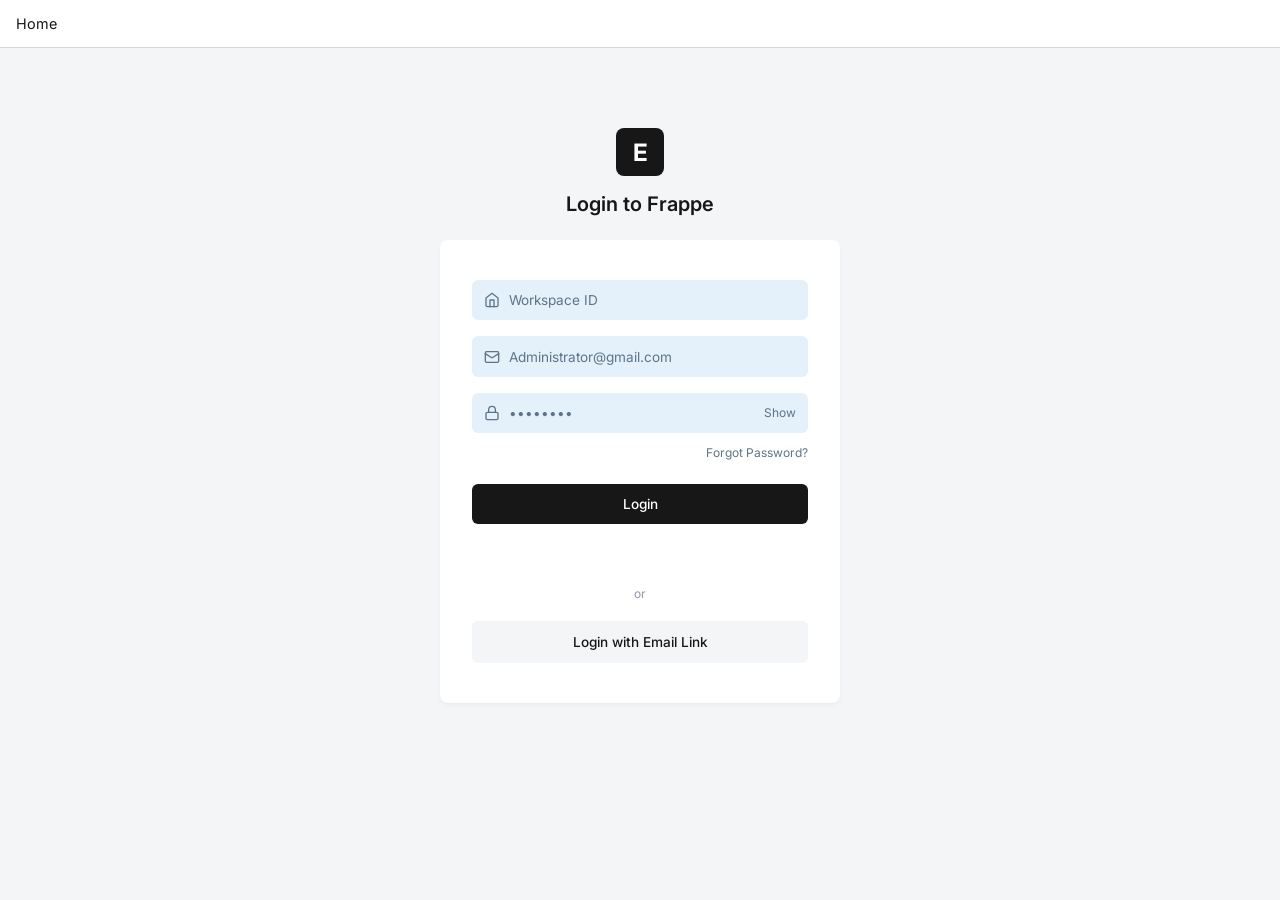
<file: static/login.html>
<!DOCTYPE html>
<html lang="en">

<head>
    <meta charset="UTF-8">
    <meta name="viewport" content="width=device-width, initial-scale=1.0">
    <title>Login - ERPNext AI Reports</title>
    <!-- Use standard Frappe/ERPNext-like stack font: Inter -->
    <link href="https://fonts.googleapis.com/css2?family=Inter:wght@400;500;600&display=swap" rel="stylesheet">
    <link rel="icon" href="/static/favicon.ico" type="image/x-icon">
    <style>
        :root {
            --bg-body: #f4f5f6;
            --bg-card: #ffffff;
            --text-heading: #171717;
            --text-body: #171717;
            --text-muted: #8d99a6;
            --border-color: #d1d8dd;
            --input-bg: #f4f5f6;
            --input-bg-focus: #ebeef0;
            --btn-dark: #171717;
            --btn-light: #f4f5f6;
            --btn-light-hover: #ebeef0;
            --brand-blue: #0070bc;
            --focus-ring: rgba(119, 178, 222, 0.5);
            /* Frappe's blueish outline */
            --error-color: #e35a51;
        }

        body {
            margin: 0;
            padding: 0;
            background-color: var(--bg-body);
            font-family: 'Inter', -apple-system, BlinkMacSystemFont, "Segoe UI", Roboto, Arial, sans-serif;
            display: flex;
            flex-direction: column;
            align-items: center;
            min-height: 100vh;
        }

        .header-nav {
            width: 100%;
            height: 48px;
            background: #ffffff;
            border-bottom: 1px solid var(--border-color);
            display: flex;
            align-items: center;
            padding: 0 1rem;
            box-sizing: border-box;
        }

        .header-nav span {
            font-size: 0.9rem;
            color: var(--text-body);
            font-weight: 400;
        }

        .login-wrapper {
            margin-top: 5rem;
            display: flex;
            flex-direction: column;
            align-items: center;
            width: 100%;
            max-width: 400px;
        }

        .logo-box {
            width: 48px;
            height: 48px;
            background-color: var(--btn-dark);
            color: white;
            border-radius: 8px;
            display: flex;
            justify-content: center;
            align-items: center;
            margin-bottom: 1rem;
            font-size: 1.5rem;
            font-weight: 700;
            letter-spacing: -0.5px;
        }

        h1 {
            font-size: 1.25rem;
            font-weight: 600;
            color: var(--text-heading);
            margin: 0 0 1.5rem 0;
        }

        .login-card {
            background: var(--bg-card);
            border-radius: 8px;
            width: 100%;
            padding: 2.5rem 2rem;
            box-sizing: border-box;
            box-shadow: 0 4px 6px rgba(0, 0, 0, 0.02), 0 1px 3px rgba(0, 0, 0, 0.03);
            display: flex;
            flex-direction: column;
            gap: 1rem;
        }

        .input-group {
            position: relative;
            width: 100%;
            display: flex;
            align-items: center;
        }

        /* Match the light blue input boxes from Frappe */
        .frappe-input {
            width: 100%;
            border: 1px solid transparent;
            /* Frappe typically uses light bg and no border until focus */
            background-color: #e5f1fa;
            /* Similar to the screenshot */
            color: var(--text-body);
            font-size: 0.85rem;
            font-family: inherit;
            padding: 0.7rem 1rem 0.7rem 2.25rem;
            /* Space for icon */
            border-radius: 6px;
            transition: all 0.2s;
            box-sizing: border-box;
            outline: none;
        }

        .frappe-input:focus {
            background-color: #ffffff;
            border-color: #92c4e7;
            box-shadow: 0 0 0 3px var(--focus-ring);
        }

        .frappe-input::placeholder {
            color: #5d7589;
        }

        .input-icon {
            position: absolute;
            left: 0.75rem;
            color: #5d7589;
            display: flex;
            align-items: center;
            pointer-events: none;
        }

        .input-icon svg {
            width: 16px;
            height: 16px;
        }

        .show-pwd {
            position: absolute;
            right: 0.75rem;
            font-size: 0.75rem;
            color: #5d7589;
            cursor: pointer;
            user-select: none;
        }

        .forgot-pwd {
            text-align: right;
            font-size: 0.75rem;
            color: #5d7589;
            margin-top: -0.25rem;
            cursor: pointer;
        }

        .btn {
            width: 100%;
            padding: 0.75rem;
            border-radius: 6px;
            font-size: 0.85rem;
            font-weight: 500;
            border: none;
            cursor: pointer;
            transition: background 0.2s;
            display: flex;
            justify-content: center;
            align-items: center;
            font-family: inherit;
        }

        .btn-black {
            background-color: var(--btn-dark);
            color: white;
            margin-top: 0.5rem;
        }

        .btn-black:hover {
            opacity: 0.9;
        }

        .btn-black:disabled {
            opacity: 0.5;
            cursor: not-allowed;
        }

        .divider {
            text-align: center;
            font-size: 0.75rem;
            color: var(--text-muted);
            margin: 0.25rem 0;
            position: relative;
        }

        .btn-email {
            background-color: var(--btn-light);
            color: var(--text-body);
            border: 1px solid transparent;
        }

        .btn-email:hover {
            background-color: var(--btn-light-hover);
        }

        .error-msg {
            color: var(--error-color);
            font-size: 0.8rem;
            text-align: center;
            margin-top: 0.5rem;
            min-height: 18px;
        }
    </style>
</head>

<body>
    <div class="header-nav">
        <span>Home</span>
    </div>

    <div class="login-wrapper">
        <div class="logo-box">E</div>
        <h1>Login to Frappe</h1>

        <form class="login-card" id="login-form">
            <div class="input-group">
                <span class="input-icon">
                    <svg xmlns="http://www.w3.org/2000/svg" viewBox="0 0 24 24" fill="none" stroke="currentColor"
                        stroke-width="2" stroke-linecap="round" stroke-linejoin="round">
                        <path d="M3 9l9-7 9 7v11a2 2 0 0 1-2 2H5a2 2 0 0 1-2-2z"></path>
                        <polyline points="9 22 9 12 15 12 15 22"></polyline>
                    </svg>
                </span>
                <input type="text" id="client_id" class="frappe-input" placeholder="Workspace ID" required
                    autocomplete="organization">
            </div>

            <div class="input-group">
                <span class="input-icon">
                    <svg xmlns="http://www.w3.org/2000/svg" viewBox="0 0 24 24" fill="none" stroke="currentColor"
                        stroke-width="2" stroke-linecap="round" stroke-linejoin="round">
                        <rect width="20" height="16" x="2" y="4" rx="2" />
                        <path d="m22 7-8.97 5.7a1.94 1.94 0 0 1-2.06 0L2 7" />
                    </svg>
                </span>
                <input type="text" id="username" class="frappe-input" placeholder="Administrator@gmail.com" required
                    autocomplete="username">
            </div>

            <div class="input-group">
                <span class="input-icon">
                    <svg xmlns="http://www.w3.org/2000/svg" viewBox="0 0 24 24" fill="none" stroke="currentColor"
                        stroke-width="2" stroke-linecap="round" stroke-linejoin="round">
                        <rect width="18" height="11" x="3" y="11" rx="2" ry="2" />
                        <path d="M7 11V7a5 5 0 0 1 10 0v4" />
                    </svg>
                </span>
                <input type="password" id="password" class="frappe-input" placeholder="••••••••" required
                    autocomplete="current-password">
                <span class="show-pwd" id="toggle-pwd">Show</span>
            </div>

            <div class="forgot-pwd">Forgot Password?</div>

            <button type="submit" class="btn btn-black" id="login-btn">
                Login
            </button>
            <div class="error-msg" id="login-error"></div>

            <div class="divider">or</div>

            <button type="button" class="btn btn-email">
                Login with Email Link
            </button>
        </form>
    </div>

    <script>
        // Use an IIFE or normal script
        if (localStorage.getItem('auth_token')) {
            window.location.href = 'index.html';
        }

        const togglePwd = document.getElementById('toggle-pwd');
        const pwdInput = document.getElementById('password');

        togglePwd.addEventListener('click', () => {
            if (pwdInput.type === 'password') {
                pwdInput.type = 'text';
                togglePwd.textContent = 'Hide';
            } else {
                pwdInput.type = 'password';
                togglePwd.textContent = 'Show';
            }
        });

        document.getElementById('login-form').addEventListener('submit', async (e) => {
            e.preventDefault();
            const username = document.getElementById('username').value.trim();
            const clientId = document.getElementById('client_id').value.trim();
            const password = pwdInput.value;
            const errorDiv = document.getElementById('login-error');
            const submitBtn = document.getElementById('login-btn');

            errorDiv.textContent = '';
            submitBtn.disabled = true;
            submitBtn.textContent = 'Verifying...';

            try {
                const res = await fetch('/api/login', {
                    method: 'POST',
                    headers: { 'Content-Type': 'application/json' },
                    body: JSON.stringify({ username, password, client_id: clientId })
                });

                if (res.ok) {
                    const data = await res.json();
                    localStorage.setItem('auth_token', data.token);
                    localStorage.setItem('user_email', data.email);
                    localStorage.setItem('client_id', clientId);

                    submitBtn.textContent = 'Success';
                    setTimeout(() => {
                        window.location.href = 'index.html';
                    }, 500);
                } else {
                    const error = await res.json();
                    errorDiv.textContent = error.detail || 'Invalid credentials';
                    submitBtn.disabled = false;
                    submitBtn.textContent = 'Login';
                }
            } catch (err) {
                errorDiv.textContent = 'Network error. Please try again.';
                submitBtn.disabled = false;
                submitBtn.textContent = 'Login';
            }
        });
    </script>
</body>

</html>
</file>
